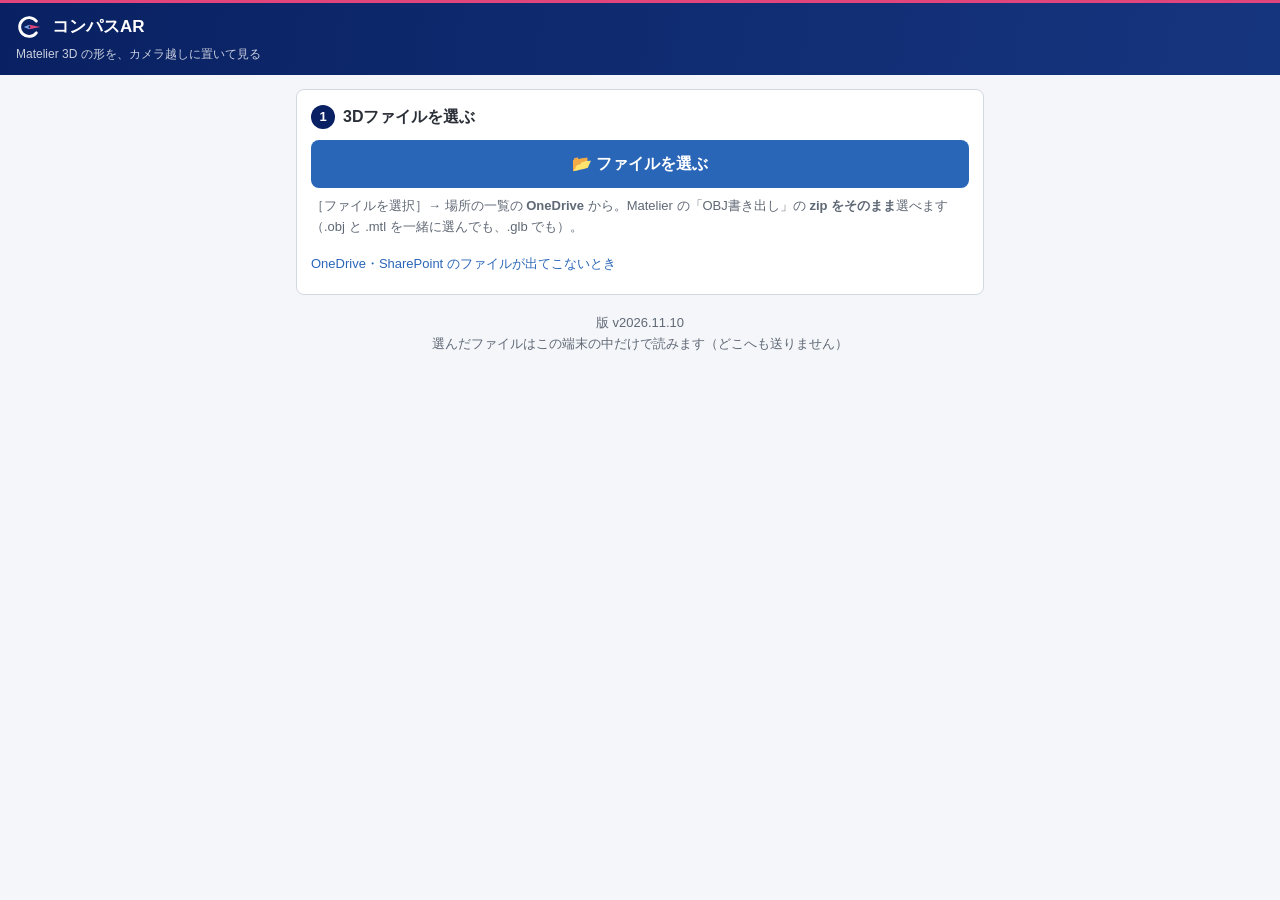
<file: ar/index.html>
<!DOCTYPE html>
<html lang="ja">
<head>
<meta charset="utf-8">
<meta name="viewport" content="width=device-width,initial-scale=1,viewport-fit=cover">
<title>コンパスAR</title>
<meta name="description" content="Matelier 3D で作った OBJ を、スマホのカメラ越しに原寸や縮小で置いて見る道具。選んだファイルはこの端末の中だけで読みます。">
<meta name="theme-color" content="#092162">
<meta name="apple-mobile-web-app-title" content="コンパスAR">
<!-- ★ apple-mobile-web-app-capable は書かない：ホーム画面のアプリ（Safari の外）から AR Quick Look が開く保証が無いので、
     ホーム画面から開いても Safari で開くようにしておく（manifest の display も browser） -->
<link rel="manifest" href="./manifest.webmanifest">
<link rel="apple-touch-icon" href="./icon-180.png">
<link rel="icon" href="./icon-192.png">
<link rel="stylesheet" href="./app.css">
<script type="importmap">{ "imports": { "three": "./vendor/three.module.min.js" } }</script>
</head>
<body>

<header class="top">
  <div class="line1">
    <svg class="cpmark" viewBox="0 0 64 64" aria-hidden="true" focusable="false"><path d="M50.1 17.8A23 23 0 1 0 50.1 46.2" fill="none" stroke="#FFFFFF" stroke-width="7" stroke-linecap="round"/><path d="M60 32L33 26.5 33 37.5Z" fill="#E0457B"/><path d="M19 32L33 26.5 33 37.5Z" fill="#7BA7E8"/><circle cx="33" cy="32" r="2.6" fill="#092162"/></svg>
    <h1>コンパスAR</h1>
  </div>
  <p class="sub">Matelier 3D の形を、カメラ越しに置いて見る</p>
  <!-- コンパスのアプリの切り替え（ノート・ヒヤリング・AR。3本とも同じ形・いまのアプリは白）。
       ノートは同じ公開先の1つ上（GitHub のリポジトリのいちばん上）・ヒヤリングは ../hearing/。https のときだけ出す（app.js） -->
  <nav class="cpapps hide" id="top-apps" aria-label="コンパスのアプリ">
    <a id="top-note" href="../" title="現場調査のアプリ「コンパスノート」を開きます">📋 ノート</a>
    <a id="top-hear" href="../hearing/" title="打合せのヒヤリングを入れるアプリ「コンパスヒヤリング」を開きます">💬 ヒヤリング</a>
    <span aria-current="page">📱 AR</span>
  </nav>
</header>

<main>
  <!-- ① 選ぶ -->
  <section class="step" id="s-pick">
    <h2><span class="no">1</span>3Dファイルを選ぶ</h2>
    <label class="btn" for="file" id="b-pick">📂 ファイルを選ぶ</label>
    <!-- ★ accept は付けない：iPhone は .obj・.mtl の種類を知らず、付けると灰色で選べなくなる -->
    <input type="file" id="file" multiple class="vh">
    <p class="note">［ファイルを選択］→ 場所の一覧の <b>OneDrive</b> から。Matelier の「OBJ書き出し」の <b>zip をそのまま</b>選べます（.obj と .mtl を一緒に選んでも、.glb でも）。</p>
    <details class="help">
      <summary>OneDrive・SharePoint のファイルが出てこないとき</summary>
      <ol>
        <li><b>OneDrive アプリ</b>を入れて会社のアカウントでサインインすると、「ファイルを選択」の場所に「OneDrive - 会社名」が出ます（iPhone はファイルアプリの「場所」、Android は左上の ≡）。</li>
        <li><b>SharePoint のフォルダ</b>は、ブラウザーか OneDrive アプリで そのフォルダの ⋯ →「<b>マイ ファイルへのショートカットを追加</b>」をすると、OneDrive の中に出てきます。</li>
        <li>それでも出ないときは、OneDrive・SharePoint アプリでファイルの ⋯ →「ダウンロード」（iPhone は「<b>"ファイル"に保存</b>」）で端末に置いてから選んでください。</li>
        <li>複数のファイルをいっしょに選ぶ：iPhone は右上の「選択」を押してから、Android は長押しで。</li>
      </ol>
    </details>
  </section>

  <div id="msg" class="msg hide" role="status" aria-live="polite"></div>

  <!-- ② 形を確かめる -->
  <section class="step hide" id="s-view">
    <h2><span class="no">2</span>形を確かめる</h2>
    <div class="stage" id="stage">
      <canvas id="cv"></canvas>
      <button class="chip home" id="b-home" type="button">全体</button>
    </div>
    <dl class="facts" id="facts"></dl>
    <ul class="notes" id="notes"></ul>
    <div class="row">
      <span class="lbl">ファイルの単位</span>
      <div class="seg" id="seg-unit" role="group" aria-label="ファイルの単位">
        <button type="button" data-v="mm">mm</button><button type="button" data-v="m">m</button>
      </div>
      <button class="chip" id="b-up" type="button" title="Z が上のファイル（ほかの CAD）を起こします">⤾ 上下を直す</button>
    </div>
  </section>

  <!-- ③ 大きさ -->
  <section class="step hide" id="s-scale">
    <h2><span class="no">3</span>置く大きさ</h2>
    <div class="seg wide" id="seg-scale" role="group" aria-label="置く大きさ"></div>
    <p class="note" id="scale-note"></p>
  </section>

  <!-- ④ AR -->
  <section class="step hide" id="s-ar">
    <h2><span class="no">4</span>ARで見る</h2>
    <button class="btn big" id="b-ar" type="button" disabled>📱 ARで見る</button>
    <p class="note" id="ar-note"></p>
    <button class="btn sub" id="b-usdz" type="button">⬇ USDZ を保存（iPhone の AR 用の形）</button>
    <p class="note">USDZ は iPhone の「ファイル」アプリで開くと、そのまま AR で置けます。パソコンで作って OneDrive に置き、現場で開く使い方もできます。</p>
  </section>

  <p class="note center foot">版 v2026.11.10<br>選んだファイルはこの端末の中だけで読みます（どこへも送りません）</p>
</main>

<!-- Android（WebXR）の AR 中に重ねる操作。iPhone は Quick Look が自分の画面を出す -->
<div id="xr-ui" class="xr-ui hide">
  <p class="xr-hint" id="xr-hint">床にカメラを向けて、ゆっくり動かしてください</p>
  <div class="xr-bar" id="xr-bar">
    <button type="button" data-x="rotl" aria-label="左に回す">⟲</button>
    <button type="button" data-x="scale" id="xr-scale">原寸</button>
    <button type="button" data-x="rotr" aria-label="右に回す">⟳</button>
    <button type="button" data-x="end" class="end">終わる</button>
  </div>
</div>

<script type="module" src="./app.js"></script>
</body>
</html>
</file>
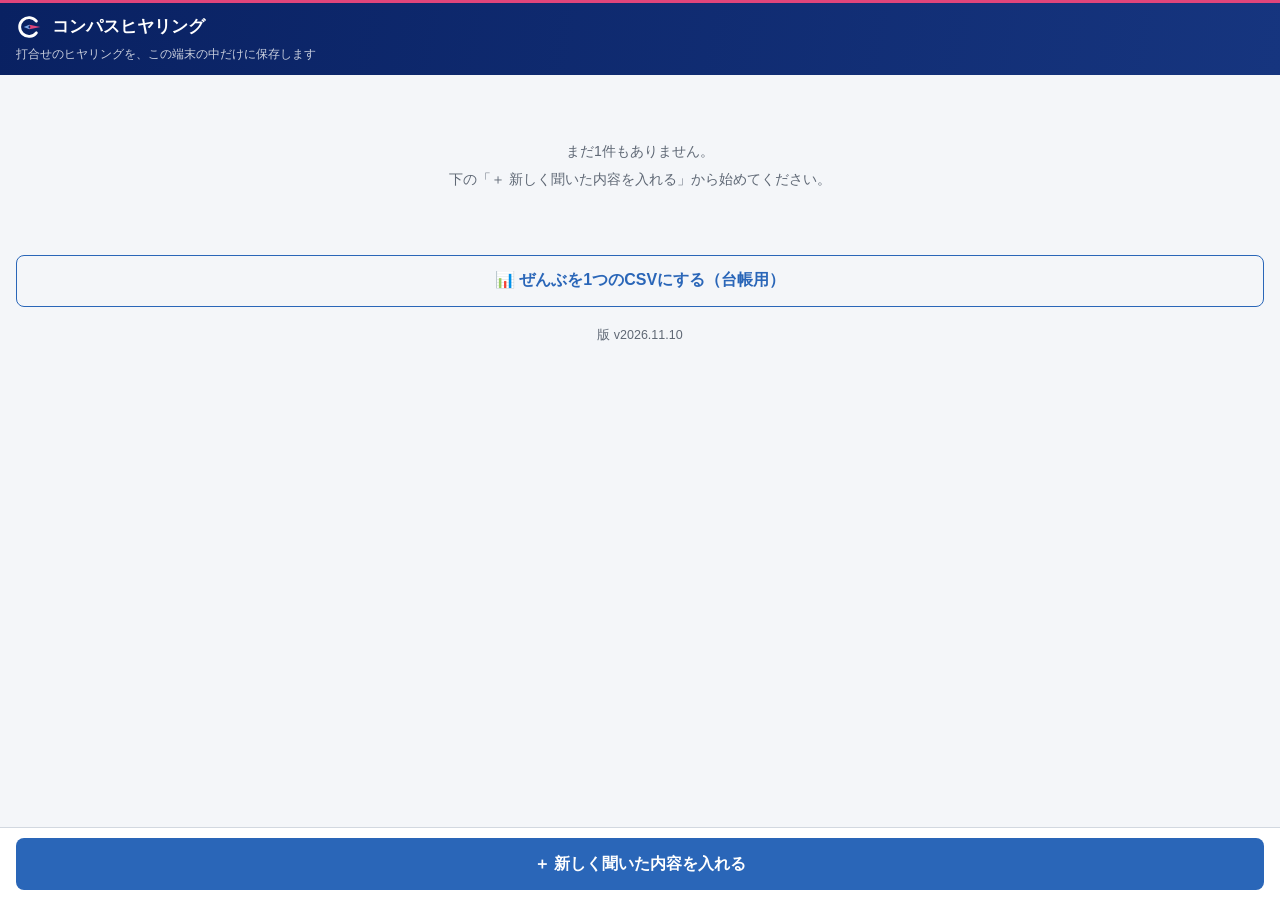
<file: hearing/index.html>
<!DOCTYPE html>
<html lang="ja">
<head>
<meta charset="utf-8">
<meta name="viewport" content="width=device-width,initial-scale=1,viewport-fit=cover">
<title>コンパスヒヤリング</title>
<meta name="description" content="打合せ後のヒヤリング内容を、スマホで入力してまとめる道具。入力した内容はこの端末の中だけに保存します。">
<meta name="theme-color" content="#092162" media="(prefers-color-scheme: light)">
<meta name="theme-color" content="#092162" media="(prefers-color-scheme: dark)">
<meta name="apple-mobile-web-app-capable" content="yes">
<meta name="apple-mobile-web-app-status-bar-style" content="default">
<meta name="apple-mobile-web-app-title" content="ヒヤリング">
<link rel="manifest" href="./manifest.webmanifest">
<link rel="apple-touch-icon" href="./icon-180.png">
<link rel="icon" href="./icon-192.png">
<link rel="stylesheet" href="./app.css">
</head>
<body>

<header class="top">
  <div class="line1">
    <button class="iconbtn hide" id="top-left" type="button">一覧</button>
    <svg class="cpmark" viewBox="0 0 64 64" aria-hidden="true" focusable="false"><path d="M50.1 17.8A23 23 0 1 0 50.1 46.2" fill="none" stroke="#FFFFFF" stroke-width="7" stroke-linecap="round"/><path d="M60 32L33 26.5 33 37.5Z" fill="#E0457B"/><path d="M19 32L33 26.5 33 37.5Z" fill="#7BA7E8"/><circle cx="33" cy="32" r="2.6" fill="#092162"/></svg>
    <h1 id="top-title">コンパスヒヤリング</h1>
    <button class="iconbtn hide" id="top-right" type="button">ぜんぶ</button>
  </div>
  <p class="sub" id="top-sub"></p>
  <!-- コンパスのアプリの切り替え（ノート・ヒヤリング・AR。3本とも同じ形・いまのアプリは白）。
       ノートは同じ公開先の1つ上（GitHub のリポジトリのいちばん上）・AR は ../ar/。https のときだけ・一覧の画面だけ出す（app.js）
       ★AR は新しいタブ（Safari）で：ホーム画面のアプリの中では iPhone の AR Quick Look が開く保証が無い -->
  <nav class="cpapps hide" id="top-apps" aria-label="コンパスのアプリ">
    <a id="top-app" href="../" title="現場調査のアプリ「コンパスノート」を開きます">📋 ノート</a>
    <span aria-current="page">💬 ヒヤリング</span>
    <a id="top-ar" href="../ar/" target="_blank" rel="noopener" title="Matelier 3D の形をカメラ越しに置いて見るアプリ「コンパスAR」を開きます">📱 AR</a>
  </nav>
  <div class="dots hide" id="dots"></div>
</header>

<main>
  <!-- ① 一覧 -->
  <section id="v-list">
    <div id="list"></div>
    <button class="btn sub" id="b-csv-all" type="button" style="margin-top:14px">📊 ぜんぶを1つのCSVにする（台帳用）</button>
    <p class="note" id="ver" style="text-align:center;margin-top:18px">版 v2026.11.10</p>
  </section>

  <!-- ② 入力 -->
  <section id="v-edit" class="hide">
    <div id="form"></div>
  </section>

  <!-- ③ 出力 -->
  <section id="v-out" class="hide">
    <p class="note" id="out-sum"></p>

    <button class="btn" id="b-json" type="button">🔗 JSON（コンパスに取り込む）</button>
    <p class="note">コンパスの 案件管理 ＞ ヒアリング ＞「JSONを読み込む」で、そのまま読めます。
      つながっている欄（社名・納地・稼働予定など）は、コンパスで保存したときに基本情報・建屋情報へ書き戻されます。</p>

    <button class="btn" id="b-copy" type="button">📋 テキストをコピー（メール・Teams 用）</button>
    <button class="btn sub" id="b-show" type="button">文を画面に出す</button>
    <pre id="out-text" class="hide" style="white-space:pre-wrap;word-break:break-word;background:var(--card);border:1px solid var(--line);border-radius:10px;padding:12px;font-size:13px;line-height:1.7;-webkit-user-select:text;user-select:text"></pre>

    <button class="btn sub" id="b-pdf" type="button" style="margin-top:18px">📄 PDFにする（印刷 → PDFに保存）</button>
    <p class="note">印刷の画面が出たら、送信先を「PDFに保存」にしてください。
      <b>ホーム画面のアプリで何も出ないときは</b>、同じURLを Safari で開いて、共有 → プリント からどうぞ。</p>

    <button class="btn sub" id="b-csv" type="button">📊 CSV（この1件・台帳用）</button>
    <p class="note">列はコンパスの <b>Hearing.csv</b> と同じ順です。Excel でそのまま開けます。
      ※コンパスにはCSVの取り込み口が無いので、取り込みは上の JSON を使ってください。</p>

    <button class="btn sub" id="b-back" type="button" style="margin-top:18px">一覧へ戻る</button>
  </section>
</main>

<!-- 下の帯（画面ごとに中身が変わる） -->
<div class="bar" id="bar-list">
  <button class="btn" id="b-new" type="button">＋ 新しく聞いた内容を入れる</button>
</div>
<div class="bar hide" id="bar-edit">
  <button class="btn sub prev" id="b-prev" type="button">← 戻る</button>
  <button class="btn" id="b-next" type="button">次へ →</button>
</div>

<div class="toast" id="toast" role="status" aria-live="polite"></div>

<!-- 印刷（PDF）のときだけ出る中身。ふだんは見えない -->
<div id="print" class="printonly" aria-hidden="true"></div>

<script src="./loadsize.js"></script>
<script src="./fields.js"></script>
<script src="./extract.js"></script>
<script src="./inputs.js"></script>
<script src="./export.js"></script>
<script src="./app.js"></script>
<script>
  /* 下の帯は画面に合わせて出し分ける（app.js の描画のあとに合わせる） */
  (function () {
    'use strict';
    var sync = function () {
      var edit = !document.getElementById('v-edit').classList.contains('hide');
      var out = !document.getElementById('v-out').classList.contains('hide');
      document.getElementById('bar-list').classList.toggle('hide', edit || out);
      document.getElementById('bar-edit').classList.toggle('hide', !edit);
      document.body.style.setProperty('--bar', out ? '0px' : '72px');
    };
    new MutationObserver(sync).observe(document.querySelector('main'),
      { attributes: true, attributeFilter: ['class'], subtree: true });
    sync();
  })();
</script>
</body>
</html>
</file>
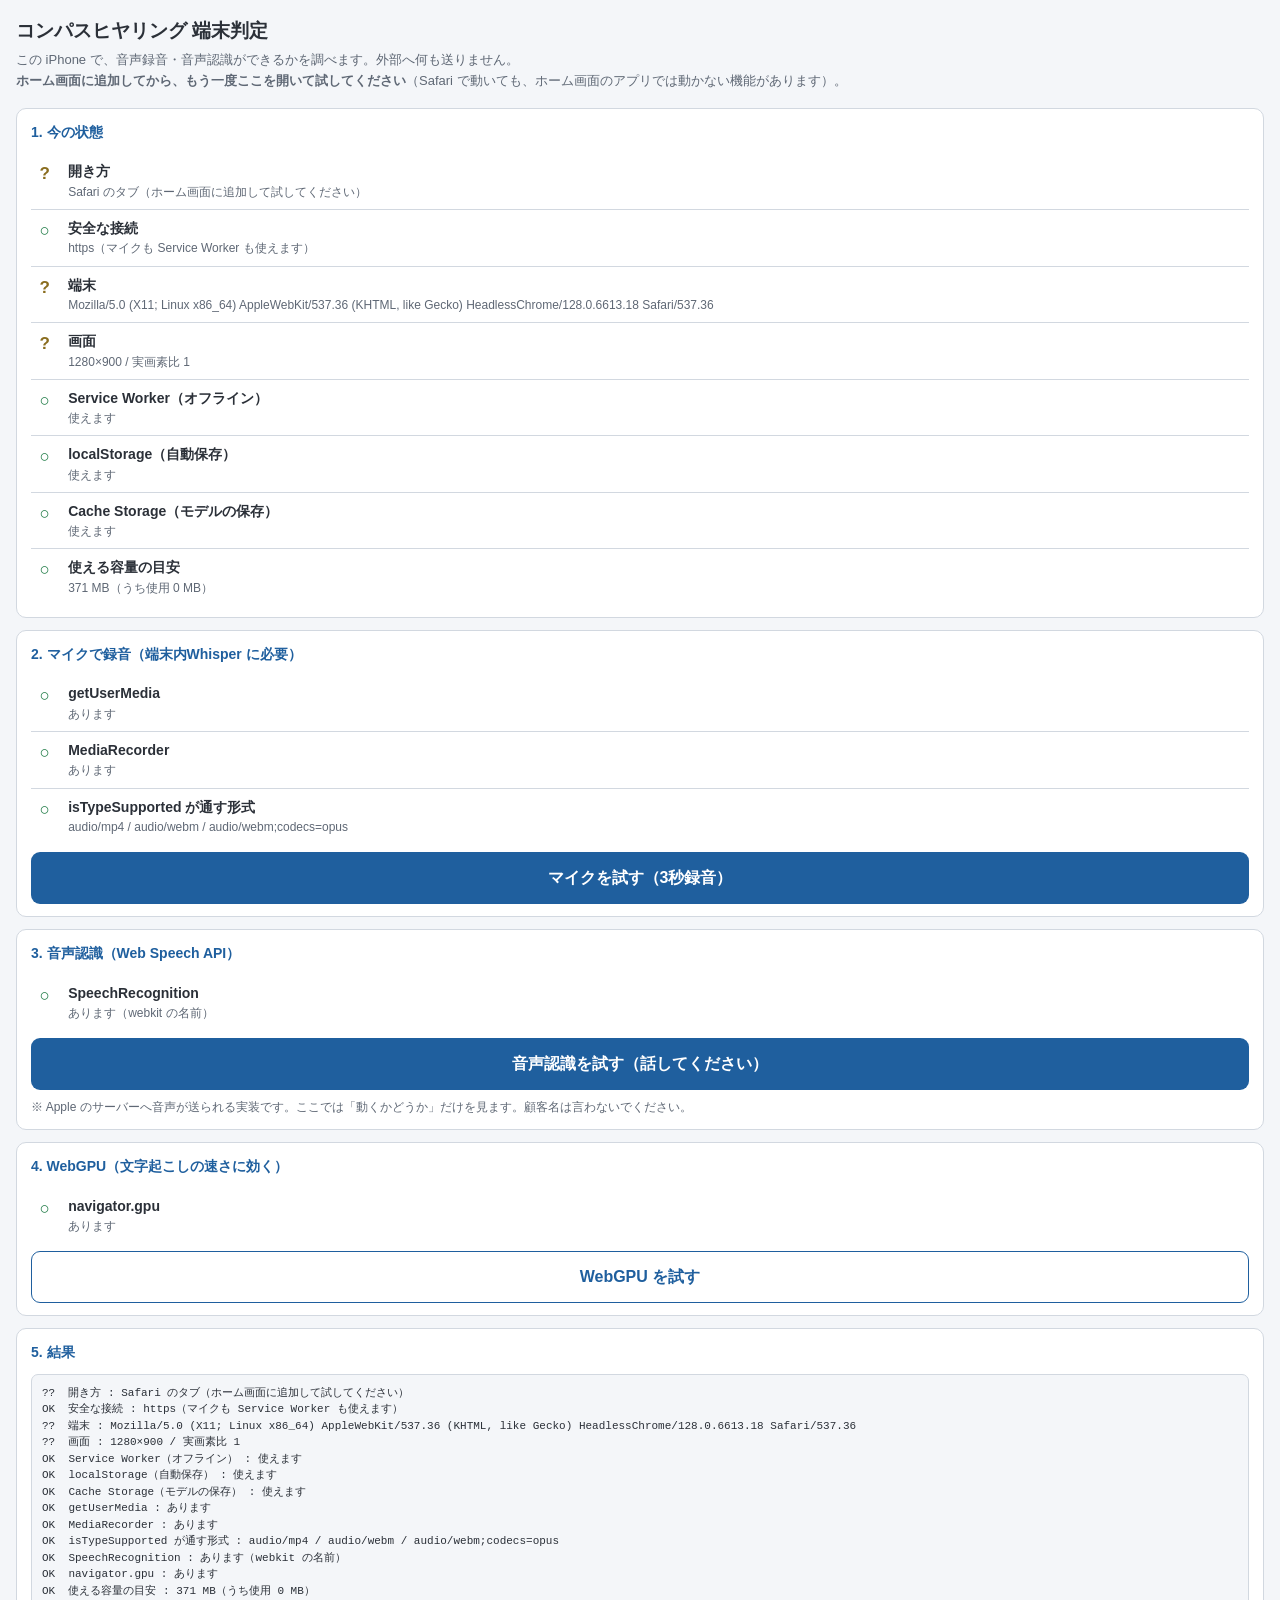
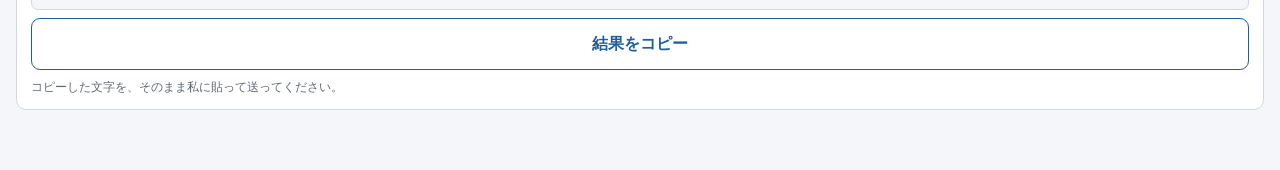
<file: 判定.html>
<!DOCTYPE html>
<html lang="ja">
<head>
<meta charset="utf-8">
<meta name="viewport" content="width=device-width,initial-scale=1,viewport-fit=cover">
<meta name="apple-mobile-web-app-capable" content="yes">
<meta name="apple-mobile-web-app-title" content="判定">
<title>コンパスヒヤリング 端末判定</title>
<style>
  :root{
    --bg:#f4f6f9; --card:#fff; --text:#2b3038; --sub:#5f6875;
    --line:#d2d8e0; --accent:#1f5f9e; --ok:#1d7a44; --ng:#c0392b; --na:#8a6d1f;
  }
  @media (prefers-color-scheme:dark){
    :root:not([data-theme="light"]){
      --bg:#14171c; --card:#1d2127; --text:#e8ebef; --sub:#9aa3b0;
      --line:#333a44; --accent:#6fa8dc; --ok:#4fc17e; --ng:#ef7a6c; --na:#d9b65a;
    }
  }
  *{box-sizing:border-box;-webkit-text-size-adjust:100%}
  body{margin:0;padding:16px 16px 48px;background:var(--bg);color:var(--text);
    font:16px/1.6 -apple-system,BlinkMacSystemFont,"Hiragino Sans","Noto Sans JP",sans-serif}
  h1{font-size:19px;margin:0 0 4px}
  .lead{color:var(--sub);font-size:13px;margin:0 0 16px}
  .card{background:var(--card);border:1px solid var(--line);border-radius:10px;
    padding:12px 14px;margin-bottom:12px}
  .card h2{font-size:14px;margin:0 0 10px;color:var(--accent)}
  .row{display:flex;gap:10px;align-items:flex-start;padding:7px 0;border-top:1px solid var(--line)}
  .row:first-of-type{border-top:0}
  .mark{flex:0 0 1.6em;font-weight:700;font-size:17px;text-align:center}
  .ok{color:var(--ok)} .ng{color:var(--ng)} .na{color:var(--na)}
  .k{flex:1 1 auto;min-width:0}
  .k b{display:block;font-weight:600;font-size:14px}
  .k span{display:block;color:var(--sub);font-size:12px;word-break:break-all}
  button{width:100%;min-height:52px;margin:8px 0 0;padding:12px;font-size:16px;
    font-family:inherit;font-weight:600;color:#fff;background:var(--accent);
    border:0;border-radius:9px;cursor:pointer;-webkit-appearance:none}
  button:disabled{opacity:.5}
  button.sub{background:transparent;color:var(--accent);border:1.5px solid var(--accent)}
  pre{margin:0;padding:10px;background:var(--bg);border:1px solid var(--line);
    border-radius:7px;font-size:11px;line-height:1.5;white-space:pre-wrap;word-break:break-all;
    max-height:40vh;overflow:auto;-webkit-overflow-scrolling:touch}
  .note{font-size:12px;color:var(--sub);margin:8px 0 0}
</style>
</head>
<body>
<h1>コンパスヒヤリング 端末判定</h1>
<p class="lead">この iPhone で、音声録音・音声認識ができるかを調べます。外部へ何も送りません。<br>
<b>ホーム画面に追加してから、もう一度ここを開いて試してください</b>（Safari で動いても、ホーム画面のアプリでは動かない機能があります）。</p>

<div class="card">
  <h2>1. 今の状態</h2>
  <div id="env"></div>
</div>

<div class="card">
  <h2>2. マイクで録音（端末内Whisper に必要）</h2>
  <div id="mic"></div>
  <button id="bMic">マイクを試す（3秒録音）</button>
  <audio id="play" controls style="width:100%;margin-top:10px;display:none"></audio>
</div>

<div class="card">
  <h2>3. 音声認識（Web Speech API）</h2>
  <div id="sr"></div>
  <button id="bSr">音声認識を試す（話してください）</button>
  <p class="note">※ Apple のサーバーへ音声が送られる実装です。ここでは「動くかどうか」だけを見ます。顧客名は言わないでください。</p>
</div>

<div class="card">
  <h2>4. WebGPU（文字起こしの速さに効く）</h2>
  <div id="gpu"></div>
  <button id="bGpu" class="sub">WebGPU を試す</button>
</div>

<div class="card">
  <h2>5. 結果</h2>
  <pre id="out">（上のボタンを押すと増えていきます）</pre>
  <button id="bCopy" class="sub">結果をコピー</button>
  <p class="note">コピーした文字を、そのまま私に貼って送ってください。</p>
</div>

<script>
(function(){
  'use strict';
  var L = [];                                   // 結果の行（コピー用）
  function log(s){ L.push(s); document.getElementById('out').textContent = L.join('\n'); }

  function row(where, mark, cls, key, val){
    var d = document.createElement('div');
    d.className = 'row';
    var m = document.createElement('div'); m.className = 'mark ' + cls; m.textContent = mark;
    var k = document.createElement('div'); k.className = 'k';
    var b = document.createElement('b'); b.textContent = key;
    var s = document.createElement('span'); s.textContent = val;
    k.appendChild(b); k.appendChild(s); d.appendChild(m); d.appendChild(k);
    document.getElementById(where).appendChild(d);
    log((mark === '○' ? 'OK  ' : mark === '×' ? 'NG  ' : '??  ') + key + ' : ' + val);
  }
  var OK = '○', NG = '×', NA = '?';

  // ── 1. 今の状態 ──
  var standalone = (window.navigator.standalone === true) ||
    (window.matchMedia && window.matchMedia('(display-mode: standalone)').matches);
  row('env', standalone ? OK : NA, standalone ? 'ok' : 'na', '開き方',
      standalone ? 'ホーム画面のアプリ（standalone）' : 'Safari のタブ（ホーム画面に追加して試してください）');
  row('env', window.isSecureContext ? OK : NG, window.isSecureContext ? 'ok' : 'ng', '安全な接続',
      window.isSecureContext ? 'https（マイクも Service Worker も使えます）'
                             : 'http か file（マイク・PWA は使えません。GitHub Pages に置いてください）');
  row('env', NA, 'na', '端末', navigator.userAgent);
  row('env', NA, 'na', '画面', window.innerWidth + '×' + window.innerHeight +
      ' / 実画素比 ' + (window.devicePixelRatio || 1));
  var sw = 'serviceWorker' in navigator;
  row('env', sw ? OK : NG, sw ? 'ok' : 'ng', 'Service Worker（オフライン）', sw ? '使えます' : '使えません');
  var ls = (function(){ try { localStorage.setItem('_t','1'); localStorage.removeItem('_t'); return true; } catch(e){ return false; } })();
  row('env', ls ? OK : NG, ls ? 'ok' : 'ng', 'localStorage（自動保存）', ls ? '使えます' : '使えません（プライベートブラウズ？）');
  var cs = ('caches' in window);
  row('env', cs ? OK : NG, cs ? 'ok' : 'ng', 'Cache Storage（モデルの保存）', cs ? '使えます' : '使えません');
  if (navigator.storage && navigator.storage.estimate) {
    navigator.storage.estimate().then(function(e){
      row('env', OK, 'ok', '使える容量の目安',
        Math.round((e.quota || 0) / 1048576) + ' MB（うち使用 ' + Math.round((e.usage || 0) / 1048576) + ' MB）');
    }).catch(function(){});
  }

  // ── 2. マイク ──
  var hasGUM = !!(navigator.mediaDevices && navigator.mediaDevices.getUserMedia);
  var hasMR = (typeof window.MediaRecorder !== 'undefined');
  row('mic', hasGUM ? OK : NG, hasGUM ? 'ok' : 'ng', 'getUserMedia', hasGUM ? 'あります' : 'ありません');
  row('mic', hasMR ? OK : NG, hasMR ? 'ok' : 'ng', 'MediaRecorder', hasMR ? 'あります' : 'ありません');
  if (hasMR && MediaRecorder.isTypeSupported) {
    var types = ['audio/mp4', 'audio/mp4;codecs=mp4a.40.2', 'audio/aac', 'audio/webm', 'audio/webm;codecs=opus'];
    var sup = types.filter(function(t){ try { return MediaRecorder.isTypeSupported(t); } catch(e){ return false; } });
    row('mic', sup.length ? OK : NA, sup.length ? 'ok' : 'na', 'isTypeSupported が通す形式',
        sup.length ? sup.join(' / ') : 'なし（※この判定は iOS では当てになりません。実際の録音で確かめます）');
  }
  document.getElementById('bMic').addEventListener('click', function(){
    var btn = this; btn.disabled = true; btn.textContent = 'マイクの許可を待っています…';
    if (!hasGUM) { row('mic', NG, 'ng', '録音', 'getUserMedia がありません'); btn.disabled = false; btn.textContent = 'マイクを試す（3秒録音）'; return; }
    navigator.mediaDevices.getUserMedia({ audio: true }).then(function(stream){
      row('mic', OK, 'ok', 'マイクの許可', 'もらえました');
      var rec, used = '';
      try { rec = new MediaRecorder(stream); used = rec.mimeType || '(既定)'; }
      catch (e) { row('mic', NG, 'ng', 'MediaRecorder の作成', e.name + ': ' + e.message);
                  stream.getTracks().forEach(function(t){ t.stop(); });
                  btn.disabled = false; btn.textContent = 'マイクを試す（3秒録音）'; return; }
      var chunks = [];
      rec.ondataavailable = function(e){ if (e.data && e.data.size) chunks.push(e.data); };
      rec.onerror = function(e){ row('mic', NG, 'ng', '録音中のエラー', String((e.error && e.error.name) || e)); };
      rec.onstop = function(){
        stream.getTracks().forEach(function(t){ t.stop(); });
        var blob = new Blob(chunks, { type: used });
        row(blob.size > 1000 ? 'mic' : 'mic', blob.size > 1000 ? OK : NG, blob.size > 1000 ? 'ok' : 'ng',
            '録音できた大きさ', Math.round(blob.size / 1024) + ' KB / 形式 ' + used);
        var a = document.getElementById('play');
        a.src = URL.createObjectURL(blob); a.style.display = 'block';
        // AudioContext で本当に音が入っているかを見る（無音なら数値がほぼ0）
        try {
          var AC = window.AudioContext || window.webkitAudioContext;
          blob.arrayBuffer().then(function(buf){ return new AC().decodeAudioData(buf); }).then(function(ab){
            var ch = ab.getChannelData(0), peak = 0;
            for (var i = 0; i < ch.length; i += 16) { var v = Math.abs(ch[i]); if (v > peak) peak = v; }
            row('mic', peak > 0.01 ? OK : NG, peak > 0.01 ? 'ok' : 'ng', '音の大きさ（最大）',
                peak.toFixed(3) + (peak > 0.01 ? '（音が入っています）' : '（無音です。マイクが取れていません）'));
          }).catch(function(e){ row('mic', NA, 'na', '音の中身の確認', '読めませんでした: ' + e.message); });
        } catch (e) { row('mic', NA, 'na', '音の中身の確認', 'AudioContext なし'); }
        btn.disabled = false; btn.textContent = 'もう一度 3秒録音';
      };
      btn.textContent = '録音中… 3秒なにか話してください';
      rec.start();
      setTimeout(function(){ try { rec.stop(); } catch (e) {} }, 3000);
    }).catch(function(e){
      row('mic', NG, 'ng', 'マイクの許可', e.name + ': ' + e.message);
      btn.disabled = false; btn.textContent = 'マイクを試す（3秒録音）';
    });
  });

  // ── 3. 音声認識 ──
  var SR = window.SpeechRecognition || window.webkitSpeechRecognition;
  row('sr', SR ? OK : NG, SR ? 'ok' : 'ng', 'SpeechRecognition',
      SR ? (window.SpeechRecognition ? 'あります（標準の名前）' : 'あります（webkit の名前）') : 'ありません');
  document.getElementById('bSr').addEventListener('click', function(){
    var btn = this;
    if (!SR) { row('sr', NG, 'ng', '音声認識', 'この開き方では使えません'); return; }
    btn.disabled = true; btn.textContent = '聞いています… 話してください';
    var r = new SR(), got = false, t0 = Date.now();
    r.lang = 'ja-JP'; r.interimResults = true; r.continuous = false;
    var done = function(mark, cls, key, val){
      if (btn.disabled) { btn.disabled = false; btn.textContent = 'もう一度 音声認識を試す'; }
      row('sr', mark, cls, key, val);
    };
    r.onresult = function(e){
      var t = '';
      for (var i = 0; i < e.results.length; i++) t += e.results[i][0].transcript;
      if (e.results[e.results.length - 1].isFinal && !got) {
        got = true;
        done(OK, 'ok', '聞き取れた文字', '「' + t + '」（' + ((Date.now() - t0) / 1000).toFixed(1) + '秒）');
      }
    };
    r.onerror = function(e){ if (!got) { got = true; done(NG, 'ng', '音声認識のエラー', String(e.error)); } };
    r.onend = function(){ if (!got) { got = true; done(NG, 'ng', '音声認識', '文字が1つも返りませんでした（ホーム画面のアプリでは起きやすい症状です）'); } };
    try { r.start(); } catch (e) { got = true; done(NG, 'ng', '音声認識の開始', e.name + ': ' + e.message); }
    setTimeout(function(){ if (!got) { try { r.stop(); } catch (e) {} } }, 10000);
  });

  // ── 4. WebGPU ──
  var hasGPU = !!navigator.gpu;
  row('gpu', hasGPU ? OK : NG, hasGPU ? 'ok' : 'ng', 'navigator.gpu', hasGPU ? 'あります' : 'ありません（WASM で動かします）');
  document.getElementById('bGpu').addEventListener('click', function(){
    var btn = this; btn.disabled = true;
    if (!hasGPU) { row('gpu', NG, 'ng', 'WebGPU', 'ありません'); btn.disabled = false; return; }
    navigator.gpu.requestAdapter().then(function(ad){
      if (!ad) { row('gpu', NG, 'ng', 'アダプタ', '取れませんでした'); btn.disabled = false; return; }
      var lim = ad.limits || {};
      row('gpu', OK, 'ok', 'アダプタ', '取れました');
      row('gpu', NA, 'na', 'バッファの上限',
          Math.round((lim.maxBufferSize || 0) / 1048576) + ' MB / 1回の確保 ' +
          Math.round((lim.maxStorageBufferBindingSize || 0) / 1048576) + ' MB');
      return ad.requestDevice().then(function(){ row('gpu', OK, 'ok', 'デバイス', '作れました'); });
    }).catch(function(e){ row('gpu', NG, 'ng', 'WebGPU', e.name + ': ' + e.message); })
      .then(function(){ btn.disabled = false; });
  });

  // ── 5. コピー ──
  document.getElementById('bCopy').addEventListener('click', function(){
    var btn = this, t = '== コンパスヒヤリング 端末判定 ' + new Date().toLocaleString('ja-JP') + ' ==\n' + L.join('\n');
    var ok = function(){ btn.textContent = 'コピーしました'; setTimeout(function(){ btn.textContent = '結果をコピー'; }, 1600); };
    if (navigator.clipboard && navigator.clipboard.writeText) {
      navigator.clipboard.writeText(t).then(ok).catch(function(){ sel(t); });
    } else sel(t);
    function sel(x){
      var ta = document.createElement('textarea');
      ta.value = x; ta.style.position = 'fixed'; ta.style.opacity = '0';
      document.body.appendChild(ta); ta.focus(); ta.select();
      try { document.execCommand('copy'); ok(); } catch (e) { btn.textContent = '下の枠を長押しでコピーしてください'; }
      ta.remove();
    }
  });
})();
</script>
</body>
</html>
</file>
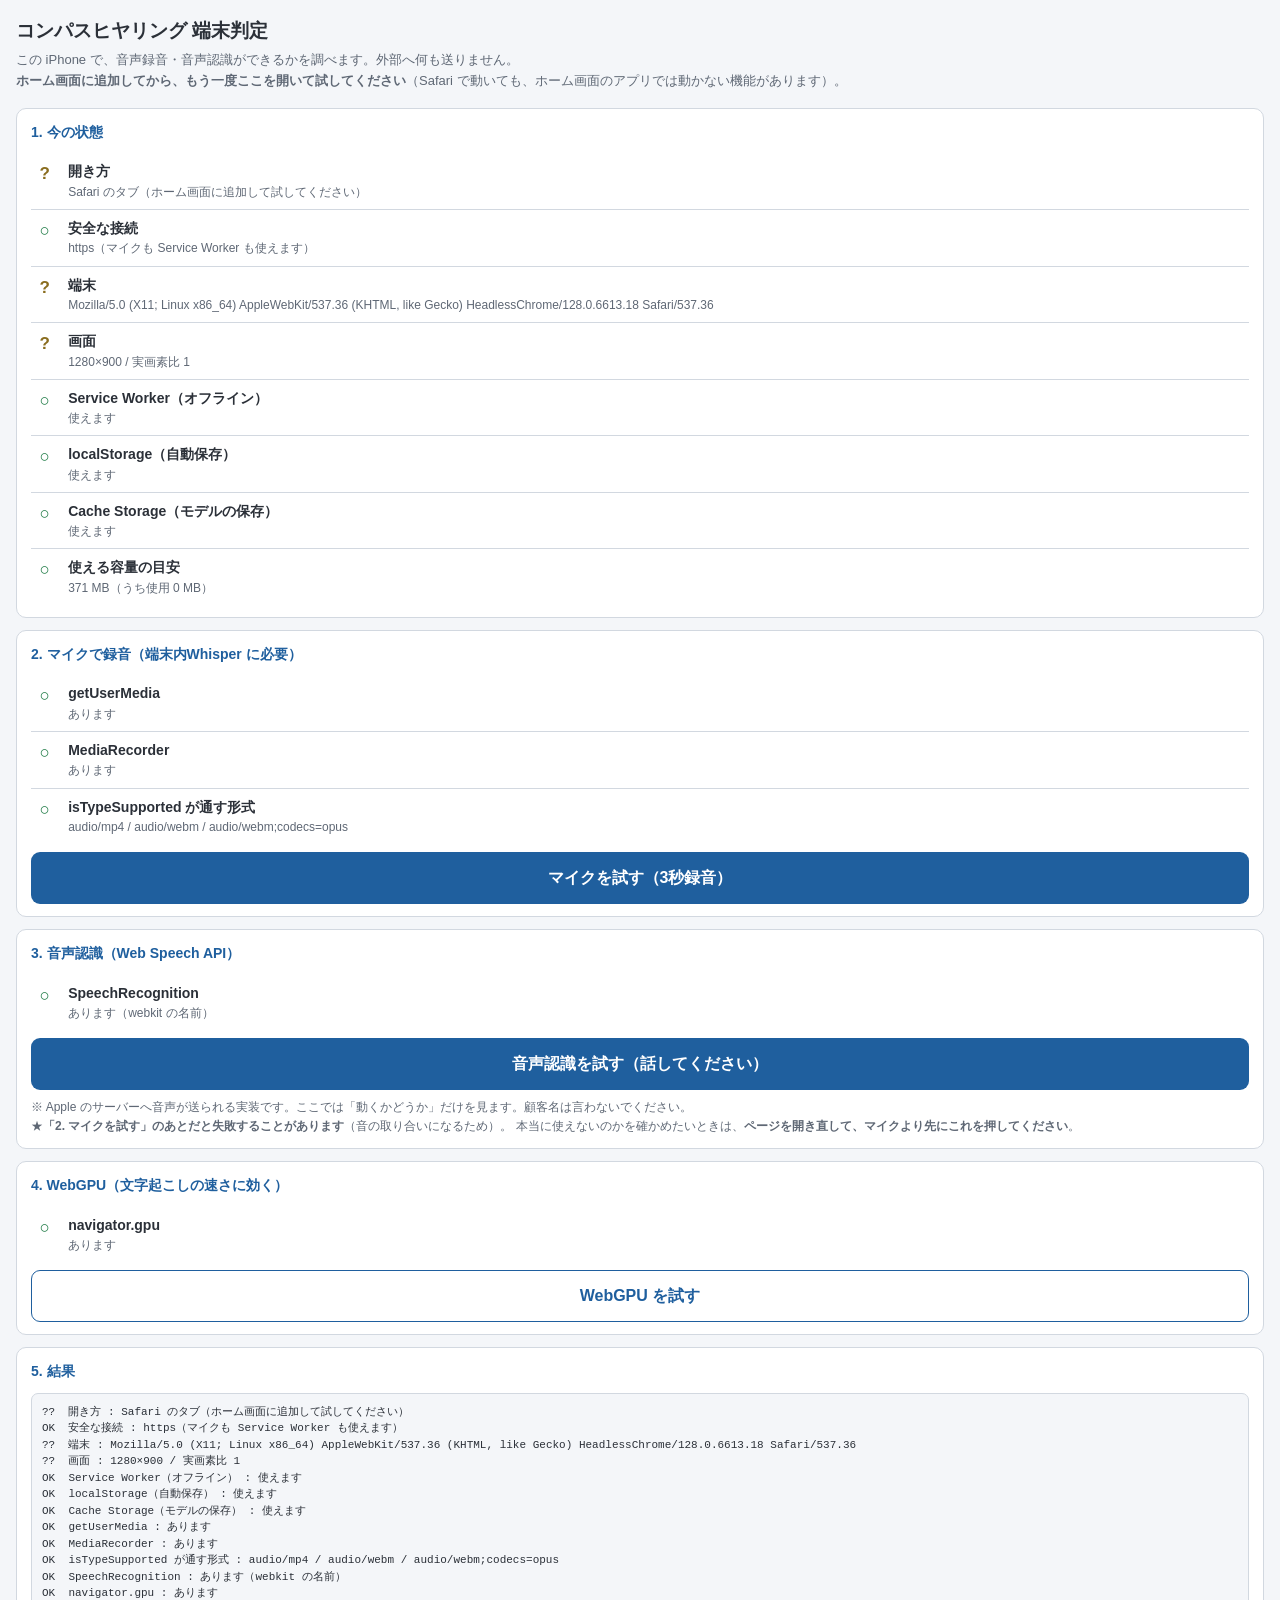
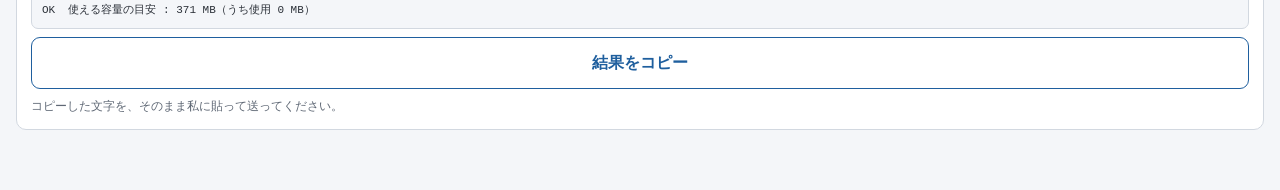
<file: hearing/判定.html>
<!DOCTYPE html>
<html lang="ja">
<head>
<meta charset="utf-8">
<meta name="viewport" content="width=device-width,initial-scale=1,viewport-fit=cover">
<meta name="apple-mobile-web-app-capable" content="yes">
<meta name="apple-mobile-web-app-title" content="判定">
<title>コンパスヒヤリング 端末判定</title>
<style>
  :root{
    --bg:#f4f6f9; --card:#fff; --text:#2b3038; --sub:#5f6875;
    --line:#d2d8e0; --accent:#1f5f9e; --ok:#1d7a44; --ng:#c0392b; --na:#8a6d1f;
  }
  @media (prefers-color-scheme:dark){
    :root:not([data-theme="light"]){
      --bg:#14171c; --card:#1d2127; --text:#e8ebef; --sub:#9aa3b0;
      --line:#333a44; --accent:#6fa8dc; --ok:#4fc17e; --ng:#ef7a6c; --na:#d9b65a;
    }
  }
  *{box-sizing:border-box;-webkit-text-size-adjust:100%}
  body{margin:0;padding:16px 16px 48px;background:var(--bg);color:var(--text);
    font:16px/1.6 -apple-system,BlinkMacSystemFont,"Hiragino Sans","Noto Sans JP",sans-serif}
  h1{font-size:19px;margin:0 0 4px}
  .lead{color:var(--sub);font-size:13px;margin:0 0 16px}
  .card{background:var(--card);border:1px solid var(--line);border-radius:10px;
    padding:12px 14px;margin-bottom:12px}
  .card h2{font-size:14px;margin:0 0 10px;color:var(--accent)}
  .row{display:flex;gap:10px;align-items:flex-start;padding:7px 0;border-top:1px solid var(--line)}
  .row:first-of-type{border-top:0}
  .mark{flex:0 0 1.6em;font-weight:700;font-size:17px;text-align:center}
  .ok{color:var(--ok)} .ng{color:var(--ng)} .na{color:var(--na)}
  .k{flex:1 1 auto;min-width:0}
  .k b{display:block;font-weight:600;font-size:14px}
  .k span{display:block;color:var(--sub);font-size:12px;word-break:break-all}
  button{width:100%;min-height:52px;margin:8px 0 0;padding:12px;font-size:16px;
    font-family:inherit;font-weight:600;color:#fff;background:var(--accent);
    border:0;border-radius:9px;cursor:pointer;-webkit-appearance:none}
  button:disabled{opacity:.5}
  button.sub{background:transparent;color:var(--accent);border:1.5px solid var(--accent)}
  pre{margin:0;padding:10px;background:var(--bg);border:1px solid var(--line);
    border-radius:7px;font-size:11px;line-height:1.5;white-space:pre-wrap;word-break:break-all;
    max-height:40vh;overflow:auto;-webkit-overflow-scrolling:touch}
  .note{font-size:12px;color:var(--sub);margin:8px 0 0}
</style>
</head>
<body>
<h1>コンパスヒヤリング 端末判定</h1>
<p class="lead">この iPhone で、音声録音・音声認識ができるかを調べます。外部へ何も送りません。<br>
<b>ホーム画面に追加してから、もう一度ここを開いて試してください</b>（Safari で動いても、ホーム画面のアプリでは動かない機能があります）。</p>

<div class="card">
  <h2>1. 今の状態</h2>
  <div id="env"></div>
</div>

<div class="card">
  <h2>2. マイクで録音（端末内Whisper に必要）</h2>
  <div id="mic"></div>
  <button id="bMic">マイクを試す（3秒録音）</button>
  <audio id="play" controls style="width:100%;margin-top:10px;display:none"></audio>
</div>

<div class="card">
  <h2>3. 音声認識（Web Speech API）</h2>
  <div id="sr"></div>
  <button id="bSr">音声認識を試す（話してください）</button>
  <p class="note">※ Apple のサーバーへ音声が送られる実装です。ここでは「動くかどうか」だけを見ます。顧客名は言わないでください。<br>
  ★<b>「2. マイクを試す」のあとだと失敗することがあります</b>（音の取り合いになるため）。
  本当に使えないのかを確かめたいときは、<b>ページを開き直して、マイクより先にこれを押してください</b>。</p>
</div>

<div class="card">
  <h2>4. WebGPU（文字起こしの速さに効く）</h2>
  <div id="gpu"></div>
  <button id="bGpu" class="sub">WebGPU を試す</button>
</div>

<div class="card">
  <h2>5. 結果</h2>
  <pre id="out">（上のボタンを押すと増えていきます）</pre>
  <button id="bCopy" class="sub">結果をコピー</button>
  <p class="note">コピーした文字を、そのまま私に貼って送ってください。</p>
</div>

<script>
(function(){
  'use strict';
  var L = [];                                   // 結果の行（コピー用）
  function log(s){ L.push(s); document.getElementById('out').textContent = L.join('\n'); }

  function row(where, mark, cls, key, val){
    var d = document.createElement('div');
    d.className = 'row';
    var m = document.createElement('div'); m.className = 'mark ' + cls; m.textContent = mark;
    var k = document.createElement('div'); k.className = 'k';
    var b = document.createElement('b'); b.textContent = key;
    var s = document.createElement('span'); s.textContent = val;
    k.appendChild(b); k.appendChild(s); d.appendChild(m); d.appendChild(k);
    document.getElementById(where).appendChild(d);
    log((mark === '○' ? 'OK  ' : mark === '×' ? 'NG  ' : '??  ') + key + ' : ' + val);
  }
  var OK = '○', NG = '×', NA = '?';

  // ── 1. 今の状態 ──
  var standalone = (window.navigator.standalone === true) ||
    (window.matchMedia && window.matchMedia('(display-mode: standalone)').matches);
  row('env', standalone ? OK : NA, standalone ? 'ok' : 'na', '開き方',
      standalone ? 'ホーム画面のアプリ（standalone）' : 'Safari のタブ（ホーム画面に追加して試してください）');
  row('env', window.isSecureContext ? OK : NG, window.isSecureContext ? 'ok' : 'ng', '安全な接続',
      window.isSecureContext ? 'https（マイクも Service Worker も使えます）'
                             : 'http か file（マイク・PWA は使えません。GitHub Pages に置いてください）');
  row('env', NA, 'na', '端末', navigator.userAgent);
  row('env', NA, 'na', '画面', window.innerWidth + '×' + window.innerHeight +
      ' / 実画素比 ' + (window.devicePixelRatio || 1));
  var sw = 'serviceWorker' in navigator;
  row('env', sw ? OK : NG, sw ? 'ok' : 'ng', 'Service Worker（オフライン）', sw ? '使えます' : '使えません');
  var ls = (function(){ try { localStorage.setItem('_t','1'); localStorage.removeItem('_t'); return true; } catch(e){ return false; } })();
  row('env', ls ? OK : NG, ls ? 'ok' : 'ng', 'localStorage（自動保存）', ls ? '使えます' : '使えません（プライベートブラウズ？）');
  var cs = ('caches' in window);
  row('env', cs ? OK : NG, cs ? 'ok' : 'ng', 'Cache Storage（モデルの保存）', cs ? '使えます' : '使えません');
  if (navigator.storage && navigator.storage.estimate) {
    navigator.storage.estimate().then(function(e){
      row('env', OK, 'ok', '使える容量の目安',
        Math.round((e.quota || 0) / 1048576) + ' MB（うち使用 ' + Math.round((e.usage || 0) / 1048576) + ' MB）');
    }).catch(function(){});
  }

  // ── 2. マイク ──
  var hasGUM = !!(navigator.mediaDevices && navigator.mediaDevices.getUserMedia);
  var hasMR = (typeof window.MediaRecorder !== 'undefined');
  row('mic', hasGUM ? OK : NG, hasGUM ? 'ok' : 'ng', 'getUserMedia', hasGUM ? 'あります' : 'ありません');
  row('mic', hasMR ? OK : NG, hasMR ? 'ok' : 'ng', 'MediaRecorder', hasMR ? 'あります' : 'ありません');
  if (hasMR && MediaRecorder.isTypeSupported) {
    var types = ['audio/mp4', 'audio/mp4;codecs=mp4a.40.2', 'audio/aac', 'audio/webm', 'audio/webm;codecs=opus'];
    var sup = types.filter(function(t){ try { return MediaRecorder.isTypeSupported(t); } catch(e){ return false; } });
    row('mic', sup.length ? OK : NA, sup.length ? 'ok' : 'na', 'isTypeSupported が通す形式',
        sup.length ? sup.join(' / ') : 'なし（※この判定は iOS では当てになりません。実際の録音で確かめます）');
  }
  document.getElementById('bMic').addEventListener('click', function(){
    var btn = this; btn.disabled = true; btn.textContent = 'マイクの許可を待っています…';
    if (!hasGUM) { row('mic', NG, 'ng', '録音', 'getUserMedia がありません'); btn.disabled = false; btn.textContent = 'マイクを試す（3秒録音）'; return; }
    navigator.mediaDevices.getUserMedia({ audio: true }).then(function(stream){
      row('mic', OK, 'ok', 'マイクの許可', 'もらえました');
      var rec, used = '';
      try { rec = new MediaRecorder(stream); used = rec.mimeType || '(既定)'; }
      catch (e) { row('mic', NG, 'ng', 'MediaRecorder の作成', e.name + ': ' + e.message);
                  stream.getTracks().forEach(function(t){ t.stop(); });
                  btn.disabled = false; btn.textContent = 'マイクを試す（3秒録音）'; return; }
      var chunks = [];
      rec.ondataavailable = function(e){ if (e.data && e.data.size) chunks.push(e.data); };
      rec.onerror = function(e){ row('mic', NG, 'ng', '録音中のエラー', String((e.error && e.error.name) || e)); };
      rec.onstop = function(){
        stream.getTracks().forEach(function(t){ t.stop(); });
        var blob = new Blob(chunks, { type: used });
        row(blob.size > 1000 ? 'mic' : 'mic', blob.size > 1000 ? OK : NG, blob.size > 1000 ? 'ok' : 'ng',
            '録音できた大きさ', Math.round(blob.size / 1024) + ' KB / 形式 ' + used);
        var a = document.getElementById('play');
        a.src = URL.createObjectURL(blob); a.style.display = 'block';
        // AudioContext で本当に音が入っているかを見る（無音なら数値がほぼ0）
        try {
          var AC = window.AudioContext || window.webkitAudioContext;
          blob.arrayBuffer().then(function(buf){ return new AC().decodeAudioData(buf); }).then(function(ab){
            var ch = ab.getChannelData(0), peak = 0;
            for (var i = 0; i < ch.length; i += 16) { var v = Math.abs(ch[i]); if (v > peak) peak = v; }
            row('mic', peak > 0.01 ? OK : NG, peak > 0.01 ? 'ok' : 'ng', '音の大きさ（最大）',
                peak.toFixed(3) + (peak > 0.01 ? '（音が入っています）' : '（無音です。マイクが取れていません）'));
          }).catch(function(e){ row('mic', NA, 'na', '音の中身の確認', '読めませんでした: ' + e.message); });
        } catch (e) { row('mic', NA, 'na', '音の中身の確認', 'AudioContext なし'); }
        btn.disabled = false; btn.textContent = 'もう一度 3秒録音';
      };
      btn.textContent = '録音中… 3秒なにか話してください';
      rec.start();
      setTimeout(function(){ try { rec.stop(); } catch (e) {} }, 3000);
    }).catch(function(e){
      row('mic', NG, 'ng', 'マイクの許可', e.name + ': ' + e.message);
      btn.disabled = false; btn.textContent = 'マイクを試す（3秒録音）';
    });
  });

  // ── 3. 音声認識 ──
  var SR = window.SpeechRecognition || window.webkitSpeechRecognition;
  row('sr', SR ? OK : NG, SR ? 'ok' : 'ng', 'SpeechRecognition',
      SR ? (window.SpeechRecognition ? 'あります（標準の名前）' : 'あります（webkit の名前）') : 'ありません');
  document.getElementById('bSr').addEventListener('click', function(){
    var btn = this;
    if (!SR) { row('sr', NG, 'ng', '音声認識', 'この開き方では使えません'); return; }
    btn.disabled = true; btn.textContent = '聞いています… 話してください';
    var r = new SR(), got = false, t0 = Date.now();
    r.lang = 'ja-JP'; r.interimResults = true; r.continuous = false;
    var done = function(mark, cls, key, val){
      if (btn.disabled) { btn.disabled = false; btn.textContent = 'もう一度 音声認識を試す'; }
      row('sr', mark, cls, key, val);
    };
    r.onresult = function(e){
      var t = '';
      for (var i = 0; i < e.results.length; i++) t += e.results[i][0].transcript;
      if (e.results[e.results.length - 1].isFinal && !got) {
        got = true;
        done(OK, 'ok', '聞き取れた文字', '「' + t + '」（' + ((Date.now() - t0) / 1000).toFixed(1) + '秒）');
      }
    };
    r.onerror = function(e){
      if (got) return;
      got = true;
      var 訳 = {
        'aborted': 'aborted＝途中で止められた。ホーム画面のアプリでは出やすい症状です。直前にマイクを使っていた場合は、ページを開き直して先にこれを押すと変わることがあります',
        'not-allowed': 'not-allowed＝許可されていない。設定でマイクを許していないか、この開き方では使えません',
        'service-not-allowed': 'service-not-allowed＝音声認識の仕組みが使えません',
        'no-speech': 'no-speech＝声が拾えませんでした。もう一度、はっきり話してみてください',
        'network': 'network＝つながりませんでした（音声認識は通信が要ります）'
      }[String(e.error)] || String(e.error);
      done(NG, 'ng', '音声認識のエラー', 訳);
    };
    r.onend = function(){ if (!got) { got = true; done(NG, 'ng', '音声認識', '文字が1つも返りませんでした（ホーム画面のアプリでは起きやすい症状です）'); } };
    try { r.start(); } catch (e) { got = true; done(NG, 'ng', '音声認識の開始', e.name + ': ' + e.message); }
    setTimeout(function(){ if (!got) { try { r.stop(); } catch (e) {} } }, 10000);
  });

  // ── 4. WebGPU ──
  var hasGPU = !!navigator.gpu;
  row('gpu', hasGPU ? OK : NG, hasGPU ? 'ok' : 'ng', 'navigator.gpu', hasGPU ? 'あります' : 'ありません（WASM で動かします）');
  document.getElementById('bGpu').addEventListener('click', function(){
    var btn = this; btn.disabled = true;
    if (!hasGPU) { row('gpu', NG, 'ng', 'WebGPU', 'ありません'); btn.disabled = false; return; }
    navigator.gpu.requestAdapter().then(function(ad){
      if (!ad) { row('gpu', NG, 'ng', 'アダプタ', '取れませんでした'); btn.disabled = false; return; }
      var lim = ad.limits || {};
      row('gpu', OK, 'ok', 'アダプタ', '取れました');
      row('gpu', NA, 'na', 'バッファの上限',
          Math.round((lim.maxBufferSize || 0) / 1048576) + ' MB / 1回の確保 ' +
          Math.round((lim.maxStorageBufferBindingSize || 0) / 1048576) + ' MB');
      return ad.requestDevice().then(function(){ row('gpu', OK, 'ok', 'デバイス', '作れました'); });
    }).catch(function(e){ row('gpu', NG, 'ng', 'WebGPU', e.name + ': ' + e.message); })
      .then(function(){ btn.disabled = false; });
  });

  // ── 5. コピー ──
  document.getElementById('bCopy').addEventListener('click', function(){
    var btn = this, t = '== コンパスヒヤリング 端末判定 ' + new Date().toLocaleString('ja-JP') + ' ==\n' + L.join('\n');
    var ok = function(){ btn.textContent = 'コピーしました'; setTimeout(function(){ btn.textContent = '結果をコピー'; }, 1600); };
    if (navigator.clipboard && navigator.clipboard.writeText) {
      navigator.clipboard.writeText(t).then(ok).catch(function(){ sel(t); });
    } else sel(t);
    function sel(x){
      var ta = document.createElement('textarea');
      ta.value = x; ta.style.position = 'fixed'; ta.style.opacity = '0';
      document.body.appendChild(ta); ta.focus(); ta.select();
      try { document.execCommand('copy'); ok(); } catch (e) { btn.textContent = '下の枠を長押しでコピーしてください'; }
      ta.remove();
    }
  });
})();
</script>
</body>
</html>
</file>
<file: ar/app.css>
/* app.css ― コンパスAR
 *   iPhone SE（375×667）を基準に。見た目はコンパスヒヤリング・ノートと同じ（コンパスの :root の値・紺の帯・ロゴ）。
 *   ★押す所は高さ 44px 以上・文字 16px（iOS は 16px 未満の欄を触ると画面が勝手に拡大する）
 */
:root{
  color-scheme:light dark;
  --bg:#F4F6F9; --card:#FFFFFF; --text:#2B3038; --sub:#5F6875; --line:#D2D8E0; --line2:#E9ECF1;
  --accent:#2A66B8; --accent-d:#1F5CAD; --ok:#1B6E3C; --warn:#B06000; --ng:#A4262C;
  --navy:#092162; --head:linear-gradient(100deg,#092162,#16357F); --brandline:#E0457B; --mark:#7BA7E8;
  --stage:linear-gradient(180deg,#E9EEF5,#D6DEE9);
}
@media (prefers-color-scheme:dark){
  :root:not([data-theme="light"]){
    --bg:#14171c; --card:#1d2127; --text:#e8ebef; --sub:#9aa3b0; --line:#333a44; --line2:#262c34;
    --accent:#6fa8dc; --accent-d:#8dbce6; --ok:#4fc17e; --warn:#d9b65a; --ng:#ef7a6c;
    --stage:linear-gradient(180deg,#232932,#171b21);
  }
}
:root[data-theme="dark"]{
  --bg:#14171c; --card:#1d2127; --text:#e8ebef; --sub:#9aa3b0; --line:#333a44; --line2:#262c34;
  --accent:#6fa8dc; --accent-d:#8dbce6; --ok:#4fc17e; --warn:#d9b65a; --ng:#ef7a6c;
  --stage:linear-gradient(180deg,#232932,#171b21);
}

*{box-sizing:border-box;-webkit-text-size-adjust:100%;-webkit-tap-highlight-color:transparent}
html,body{margin:0}
body{
  background:var(--bg);color:var(--text);
  font:16px/1.65 -apple-system,BlinkMacSystemFont,"Segoe UI","Hiragino Sans","BIZ UDPGothic","Yu Gothic UI",Meiryo,"Noto Sans JP",sans-serif;
}
.hide{display:none !important}
.vh{position:absolute;width:1px;height:1px;opacity:0;overflow:hidden;clip:rect(0 0 0 0);pointer-events:none}

/* ── 上の帯（コンパスの #top と同じ） ── */
.top{
  background:var(--head);color:#fff;border-top:3px solid var(--brandline);
  padding:calc(env(safe-area-inset-top) + 8px) 16px 10px;
}
.top .line1{display:flex;align-items:center;gap:10px;min-height:32px}
.top .cpmark{width:26px;height:26px;flex:0 0 auto;display:block}
.top h1{font-size:17px;margin:0;font-weight:700}
.top .sub{font-size:12px;color:rgba(255,255,255,.78);margin:2px 0 0}
/* コンパスのアプリの切り替え（ノート・ヒヤリング・AR。2026-11-10）。3本とも同じ形＝帯の下の段・いま開いているアプリは白 */
.cpapps{display:flex;gap:6px;margin:8px 0 0}
.cpapps a,.cpapps span{flex:1 1 0;min-width:0;display:flex;align-items:center;justify-content:center;min-height:34px;padding:0 6px;border-radius:8px;
  border:1px solid rgba(255,255,255,.45);background:rgba(255,255,255,.10);color:#fff;font-size:13px;font-weight:600;text-decoration:none;white-space:nowrap}
.cpapps a:active{background:rgba(255,255,255,.22)}
.cpapps [aria-current]{background:#fff;color:var(--navy);border-color:#fff}

main{padding:14px 16px calc(env(safe-area-inset-bottom) + 28px);max-width:720px;margin:0 auto}

/* ── 段 ── */
.step{background:var(--card);border:1px solid var(--line);border-radius:8px;padding:14px;margin:0 0 12px}
.step h2{font-size:16px;margin:0 0 10px;display:flex;align-items:center;gap:8px}
.step h2 .no{display:inline-grid;place-items:center;width:24px;height:24px;border-radius:50%;
  background:var(--navy);color:#fff;font-size:13px;flex:0 0 auto}
.note{font-size:13px;color:var(--sub);margin:8px 0 0;line-height:1.6}
.note.center{text-align:center}
.foot{margin-top:18px}

/* ── ボタン ── */
.btn{
  display:flex;align-items:center;justify-content:center;gap:6px;width:100%;min-height:48px;
  padding:0 14px;border:0;border-radius:8px;background:var(--accent);color:#fff;
  font:inherit;font-weight:700;cursor:pointer;text-align:center;
}
.btn:active{background:var(--accent-d)}
.btn:disabled{background:var(--line);color:var(--sub);cursor:default}
.btn.big{min-height:56px;font-size:17px}
.btn.sub{background:transparent;color:var(--accent);border:1px solid var(--line);margin-top:14px;font-weight:600}
.btn.sub:active{background:var(--line2)}
.btn.sub:disabled{color:var(--sub);background:transparent}
.chip{
  min-height:36px;padding:0 12px;border-radius:8px;border:1px solid var(--line);background:var(--card);
  color:var(--text);font:inherit;font-size:14px;cursor:pointer;white-space:nowrap
}
.chip:active{background:var(--line2)}
:focus-visible{outline:2px solid var(--accent);outline-offset:2px}

/* ── 選ぶ（2〜5個の並び） ── */
.seg{display:inline-flex;border:1px solid var(--line);border-radius:8px;overflow:hidden;background:var(--card)}
.seg button{min-height:40px;min-width:52px;padding:0 12px;border:0;background:transparent;color:var(--text);
  font:inherit;font-size:15px;cursor:pointer;border-left:1px solid var(--line)}
.seg button:first-child{border-left:0}
.seg button.on{background:var(--accent);color:#fff;font-weight:700}
.seg.wide{display:flex;width:100%}
.seg.wide button{flex:1 1 0;min-width:0;padding:0 4px;min-height:48px}
.row{display:flex;align-items:center;gap:10px;flex-wrap:wrap;margin-top:12px}
.lbl{font-size:13px;color:var(--sub)}

/* ── 3D の見本 ── */
.stage{position:relative;width:100%;aspect-ratio:4/3;max-height:58vh;border-radius:8px;overflow:hidden;
  background:var(--stage);border:1px solid var(--line);touch-action:none}
.stage canvas{display:block;width:100%;height:100%}
.stage .home{position:absolute;right:8px;top:8px;min-height:32px;font-size:13px;opacity:.92}

.facts{display:grid;grid-template-columns:auto 1fr;gap:2px 12px;margin:12px 0 0;font-size:14px}
.facts dt{color:var(--sub)}
.facts dd{margin:0;word-break:break-all}
.notes{margin:8px 0 0;padding:0 0 0 18px;font-size:13px;color:var(--warn)}
.notes:empty{display:none}

/* ── 知らせ ── */
.msg{border-radius:8px;padding:10px 12px;margin:0 0 12px;font-size:14px;border:1px solid var(--line);background:var(--card)}
.msg.busy{border-color:var(--accent)}
.msg.busy::before{content:"";display:inline-block;width:12px;height:12px;margin-right:8px;vertical-align:-1px;
  border:2px solid var(--accent);border-right-color:transparent;border-radius:50%;animation:spin .8s linear infinite}
.msg.ng{border-color:var(--ng);color:var(--ng)}
.msg.ok{border-color:var(--ok)}
@keyframes spin{to{transform:rotate(360deg)}}
@media (prefers-reduced-motion:reduce){.msg.busy::before{animation:none}}

/* ── 困ったとき ── */
.help{margin-top:10px;font-size:13px;color:var(--sub)}
.help summary{cursor:pointer;color:var(--accent);min-height:32px;display:flex;align-items:center}
.help ol{margin:6px 0 0;padding-left:20px;line-height:1.7}
.help li{margin-bottom:4px}

/* ── Android の AR 中の操作（dom-overlay） ── */
.xr-ui{position:fixed;inset:0;pointer-events:none;display:flex;flex-direction:column;justify-content:space-between;
  padding:calc(env(safe-area-inset-top) + 12px) 12px calc(env(safe-area-inset-bottom) + 16px)}
.xr-hint{align-self:center;margin:0;padding:8px 14px;border-radius:20px;background:rgba(9,33,98,.78);color:#fff;font-size:14px;text-align:center}
.xr-bar{display:flex;gap:8px;justify-content:center;pointer-events:auto}
.xr-bar button{min-width:56px;min-height:52px;padding:0 12px;border:0;border-radius:12px;background:rgba(255,255,255,.92);
  color:#092162;font:inherit;font-size:18px;font-weight:700}
.xr-bar button.end{background:rgba(164,38,44,.92);color:#fff;font-size:15px}
</file>
<file: hearing/app.css>
/* app.css ― コンパスヒヤリング
 *   iPhone SE（375×667）を基準に作っています。
 *   ★入力欄は高さ48px以上・文字16px（iOS は16px未満だと、触ったときに画面が勝手に拡大します）
 *   ★見た目はコンパスに合わせる（2026-11-09 利用者「アプリの雰囲気をコンパスと合わせて」）：
 *     色＝コンパス 9本の :root（--cp-navy・--cp-header・--cp-brandline・--cp-accent #2A66B8・地 #F4F6F9・線 #D2D8E0・字 #2B3038）、
 *     上の帯＝紺のグラデーションに上端の差し色（コンパスの #top と同じ）＋ロゴ「C と針」、角丸＝8px、字体＝コンパスの順（iPhone はヒラギノ）。
 */
:root{
  /* 時計・カレンダーの出し物（iOS が描く部分）を画面の明暗に合わせる */
  color-scheme:light dark;

  --bg:#F4F6F9; --card:#FFFFFF; --text:#2B3038; --sub:#5F6875; --line:#D2D8E0; --line2:#E9ECF1;
  --accent:#2A66B8; --accent-d:#1F5CAD; --ok:#1B6E3C; --warn:#B06000; --ng:#A4262C;
  /* コンパスの帯（9本と同じ値） */
  --navy:#092162; --head:linear-gradient(100deg,#092162,#16357F); --brandline:#E0457B; --mark:#7BA7E8;
  --pre:#2f7d7d; --z0:#9b5276; --hard:#3d6fa6;
  --bar:72px;                                   /* 下の帯の高さ */
}
@media (prefers-color-scheme:dark){
  :root:not([data-theme="light"]){
    --bg:#14171c; --card:#1d2127; --text:#e8ebef; --sub:#9aa3b0; --line:#333a44; --line2:#262c34;
    --accent:#6fa8dc; --accent-d:#8dbce6; --ok:#4fc17e; --warn:#d9b65a; --ng:#ef7a6c;
    --pre:#6fbdbd; --z0:#d690b0; --hard:#8fb8e0;
  }
}
:root[data-theme="dark"]{
  --bg:#14171c; --card:#1d2127; --text:#e8ebef; --sub:#9aa3b0; --line:#333a44; --line2:#262c34;
  --accent:#6fa8dc; --accent-d:#8dbce6; --ok:#4fc17e; --warn:#d9b65a; --ng:#ef7a6c;
}

*{box-sizing:border-box;-webkit-text-size-adjust:100%;-webkit-tap-highlight-color:transparent}
html,body{height:100%}
body{
  margin:0;background:var(--bg);color:var(--text);
  font:16px/1.65 -apple-system,BlinkMacSystemFont,"Segoe UI","Hiragino Sans","BIZ UDPGothic","Yu Gothic UI",Meiryo,"Noto Sans JP",sans-serif;
  overscroll-behavior-y:none;
}
.hide{display:none !important}

/* ── 上の帯 ───────────────────────────────── */
.top{
  position:sticky;top:0;z-index:20;background:var(--head);color:#fff;
  border-top:3px solid var(--brandline);                 /* コンパスの帯の上端の差し色 */
  padding:calc(env(safe-area-inset-top) + 8px) 16px 10px;
}
.top .cpmark{width:26px;height:26px;flex:0 0 auto;display:block}
/* コンパスのアプリの切り替え（ノート・ヒヤリング・AR。2026-11-10）。3本とも同じ形＝帯の下の段・いま開いているアプリは白 */
.cpapps{display:flex;gap:6px;margin:8px 0 0}
.cpapps a,.cpapps span{flex:1 1 0;min-width:0;display:flex;align-items:center;justify-content:center;min-height:34px;padding:0 6px;border-radius:8px;
  border:1px solid rgba(255,255,255,.45);background:rgba(255,255,255,.10);color:#fff;font-size:13px;font-weight:600;text-decoration:none;white-space:nowrap}
.cpapps a:active{background:rgba(255,255,255,.22)}
.cpapps [aria-current]{background:#fff;color:var(--navy);border-color:#fff}
.top .line1{display:flex;align-items:center;gap:10px;min-height:32px}
.top h1{font-size:17px;margin:0;font-weight:700;flex:1 1 auto;min-width:0;
  overflow:hidden;text-overflow:ellipsis;white-space:nowrap}
.top .sub{font-size:12px;color:rgba(255,255,255,.78);margin:2px 0 0}
.iconbtn{
  /* ★幅は決め打ちにしない。「ぜんぶ」の3文字が 44px で2行に折り返していました */
  flex:0 0 auto;min-width:44px;height:44px;padding:0 8px;margin:-6px;
  border:0;background:transparent;white-space:nowrap;
  color:#fff;font-size:15px;font-family:inherit;font-weight:600;
  border-radius:8px;cursor:pointer;
}
.iconbtn:active{background:rgba(255,255,255,.18)}

/* 進み具合の点 */
.dots{display:flex;gap:5px;margin:9px 0 0;align-items:center}
.dots i{flex:1 1 0;height:4px;border-radius:2px;background:rgba(255,255,255,.25);transition:background .15s}
.dots i.on{background:#fff}
.dots i.done{background:var(--mark)}

/* ── 本文 ───────────────────────────────── */
main{padding:14px 16px calc(var(--bar) + env(safe-area-inset-bottom) + 24px)}

/* ── 一覧 ───────────────────────────────── */
.card{
  background:var(--card);border:1px solid var(--line);border-radius:8px;
  padding:14px;margin:0 0 10px;display:flex;gap:12px;align-items:center;cursor:pointer;
}
.card:active{background:var(--line2)}
.card .body{flex:1 1 auto;min-width:0}
.card .ttl{font-weight:700;font-size:16px;overflow:hidden;text-overflow:ellipsis;white-space:nowrap}
.card .meta{font-size:12.5px;color:var(--sub);margin-top:3px}
.card .gauge{height:5px;border-radius:3px;background:var(--line2);margin-top:8px;overflow:hidden}
.card .gauge span{display:block;height:100%;background:var(--accent);border-radius:3px}
.card .del{
  flex:0 0 auto;width:44px;height:44px;border:0;background:transparent;color:var(--sub);
  font-size:20px;border-radius:8px;cursor:pointer;
}
.card .del:active{background:var(--line2);color:var(--ng)}
.empty{text-align:center;color:var(--sub);padding:48px 16px;font-size:14px;line-height:2}

/* ── 欄 ───────────────────────────────── */
.fld{margin:0 0 18px}
.fld > label,.fld .lab{display:flow-root;font-size:14px;font-weight:600;margin:0 0 6px;line-height:1.45}
.star{font-size:11px;color:var(--warn);margin-left:5px;letter-spacing:-1px}
.kind{
  display:inline-block;font-size:10px;font-weight:600;padding:1px 6px;border-radius:999px;
  margin-left:6px;vertical-align:1.5px;border:1px solid currentColor;
}
.k-pre{color:var(--pre)} .k-z0{color:var(--z0)} .k-hard{color:var(--hard)} .k-scr{color:#8a4b00}

input[type=text],input[type=date],input[type=time],textarea,select{
  width:100%;min-height:48px;padding:11px 12px;font-size:16px;font-family:inherit;line-height:1.5;
  color:var(--text);background:var(--card);border:1.5px solid var(--line);border-radius:8px;
  -webkit-appearance:none;appearance:none;
}
input:focus,textarea:focus,select:focus{outline:0;border-color:var(--accent);box-shadow:0 0 0 3px rgba(31,95,158,.14)}
textarea{min-height:96px;resize:none;overflow:hidden}
/* ★メモは 210px にしていましたが、実機の中身の高さは 461px しかないので
   「拾う」ボタンが画面の外に出ていました。打てば自動で伸びます */
textarea.memo{min-height:150px}
select{background-image:linear-gradient(45deg,transparent 50%,var(--sub) 50%),linear-gradient(135deg,var(--sub) 50%,transparent 50%);
  background-position:calc(100% - 20px) 22px,calc(100% - 14px) 22px;background-size:6px 6px;background-repeat:no-repeat;padding-right:38px}

/* 札（選択・チェック） */
.chips{display:flex;flex-wrap:wrap;gap:8px}
.chip{
  min-height:44px;padding:9px 15px;font-size:15px;font-family:inherit;line-height:1.4;
  color:var(--text);background:var(--card);border:1.5px solid var(--line);border-radius:999px;cursor:pointer;
}
.chip[aria-pressed="true"]{background:var(--accent);border-color:var(--accent);color:#fff;font-weight:600}

/* ── 数・時間・寸法の入れ方 ─────────────────────────
   ★数字の欄は inputmode で数字のキーボードを出すので、かな変換がいりません。
   ★「✎ 文で」は、範囲（3000〜5000）や「11月中」のような言い方を預かる逃げ道。
     見出しの右肩に小さく置き、::after で押せる範囲だけ広げています。 */
.fld .pen{
  float:right;position:relative;min-height:32px;padding:6px 11px;
  font-size:12.5px;font-weight:600;font-family:inherit;color:var(--accent);
  background:transparent;border:1px solid var(--line2);border-radius:999px;cursor:pointer;
}
.fld .pen::after{content:'';position:absolute;inset:-8px -6px}
.fld .pen:active{background:var(--line2)}
.numrow,.spanrow,.dimrow{display:flex;gap:8px;align-items:center}
input.num{text-align:right;font-variant-numeric:tabular-nums}
.numrow input.num{flex:1 1 0;min-width:0}
.numrow .unitsel{flex:0 0 auto;width:auto;min-width:116px}
.numrow .unit,.dimrow .unit{flex:0 0 auto;font-size:14px;font-weight:600;color:var(--sub)}
.spanrow input[type=time]{flex:1 1 0;min-width:0;text-align:center}
.spanrow .tilde{flex:0 0 auto;color:var(--sub)}
.dimrow input.num{flex:1 1 0;min-width:0;padding:11px 6px;text-align:center}
.dimrow .times{flex:0 0 auto;font-size:13px;color:var(--sub)}
/* 郵便番号の横の小さいボタン（住所を入れる） */
.mini{
  flex:0 0 auto;min-height:48px;padding:0 14px;white-space:nowrap;
  font-size:14px;font-weight:600;font-family:inherit;color:#fff;background:var(--accent);
  border:0;border-radius:8px;cursor:pointer;
}
.mini:active{background:var(--accent-d)}
.mini[disabled]{background:var(--line);color:var(--sub)}
/* 郵便番号から引いた住所を「入れ替える」で出すとき */
.readback .cand{
  margin:6px 0 0;padding:10px 12px;color:var(--text);background:var(--card);
  border:1.5px solid var(--accent);border-radius:8px;
}

/* 読み返し（3,000ケース・9時間・≒3億円）。打ち間違いに気づくための行 */
.readback{margin:5px 0 0;font-size:12px;line-height:1.5;color:var(--sub);min-height:17px}

/* ── アクションの表 ───────────────────────── */
.act{border:1px solid var(--line);border-radius:8px;padding:12px;margin:0 0 10px;background:var(--card)}
.act .r{display:flex;gap:8px;align-items:center;margin:0 0 8px}
.act .r:last-child{margin:0}
.act .r > *{flex:1 1 0;min-width:0}
.act .x{flex:0 0 44px;height:44px;border:0;background:transparent;color:var(--sub);font-size:19px;border-radius:8px;cursor:pointer}
.act .x:active{background:var(--line2);color:var(--ng)}

/* ── 候補（メモから拾ったもの） ──────────────── */
.cands{border:1.5px solid var(--accent);border-radius:8px;overflow:hidden;margin:14px 0 0;background:var(--card)}
.cands h3{margin:0;padding:11px 14px;font-size:14px;background:var(--accent);color:#fff}
.cand{display:flex;gap:10px;align-items:center;padding:11px 14px;border-top:1px solid var(--line2)}
.cand:first-of-type{border-top:0}
.cand .c-body{flex:1 1 auto;min-width:0}
.cand .c-lab{font-size:12px;color:var(--sub)}
.cand .c-val{font-size:15px;font-weight:600;word-break:break-word}
.cand .c-src{font-size:11px;color:var(--sub);margin-top:2px;overflow:hidden;text-overflow:ellipsis;white-space:nowrap}
.cand button{flex:0 0 auto;min-height:44px;padding:9px 16px;font-size:14px;font-weight:600;font-family:inherit;
  color:#fff;background:var(--accent);border:0;border-radius:8px;cursor:pointer}
.cand button[disabled]{background:var(--line);color:var(--sub)}

/* ── ボタン ───────────────────────────────── */
.btn{
  display:block;width:100%;min-height:52px;padding:13px;margin:0 0 10px;
  font-size:16px;font-weight:700;font-family:inherit;color:#fff;background:var(--accent);
  border:0;border-radius:8px;cursor:pointer;-webkit-appearance:none;text-align:center;
}
.btn:active{background:var(--accent-d)}
.btn.sub{background:transparent;color:var(--accent);border:1.5px solid var(--accent)}
.btn.sub:active{background:var(--line2)}
.btn.warn{background:transparent;color:var(--ng);border:1.5px solid var(--ng)}
.btn[disabled]{opacity:.45}

/* ── 下の帯 ───────────────────────────────── */
.bar{
  /* ★キーボードが開くと、position:fixed の帯は**キーボードの裏**に回ります（iOS）。
     そこで --kb（キーボードの高さ）だけ持ち上げます。app.js の visualViewport の見張りが入れます。
     実機は iPhone SE で縦 549px しかなく、キーボードが出ると 250px ほどになります。 */
  position:fixed;left:0;right:0;bottom:var(--kb,0px);z-index:20;display:flex;gap:10px;
  padding:10px 16px calc(10px + env(safe-area-inset-bottom));
  background:var(--card);border-top:1px solid var(--line);
  transition:bottom .12s;
}
/* キーボードが出ている間は、下の余白を詰める（帯が上がったぶん） */
body.kb .bar{padding-bottom:10px}
.bar .btn{margin:0;flex:1 1 0}
.bar .btn.prev{flex:0 0 36%}

/* ── 知らせ ───────────────────────────────── */
.toast{
  /* 帯と同じで、キーボードが出たら持ち上げる（--kb） */
  position:fixed;left:50%;bottom:calc(var(--kb,0px) + var(--bar) + env(safe-area-inset-bottom) + 14px);
  transform:translateX(-50%) translateY(8px);z-index:40;
  max-width:88vw;padding:11px 18px;border-radius:999px;
  background:rgba(20,23,28,.94);color:#fff;font-size:14px;font-weight:600;
  opacity:0;pointer-events:none;transition:opacity .18s,transform .18s;
}
.toast.on{opacity:1;transform:translateX(-50%) translateY(0)}

.note{font-size:12.5px;color:var(--sub);line-height:1.7;margin:0 0 14px}

/* ── 印刷（PDF は「印刷 → PDFに保存」で作る） ───────────────
   ★自前でPDFを書くと日本語フォントの埋め込み（数MB）が要ります。
     コンパスの frame.print.js も同じ理由でブラウザの印刷を使っています。 */
.printonly{display:none}
@media print{
  /* 画面のものは全部消して、印刷用の中身だけ出す */
  body > *{display:none !important}
  body > #print.printonly{display:block !important}
  @page{size:A4 portrait;margin:14mm 12mm}
  html,body{background:#fff !important;color:#000 !important;font-size:10.5pt;margin:0}
  #print{font-family:"Hiragino Mincho ProN","Hiragino Sans",serif;line-height:1.6}
  .pr-head{border-bottom:1.6pt solid #000;padding-bottom:5pt;margin-bottom:10pt}
  .pr-ttl{font-size:9pt;letter-spacing:.3em;color:#444}
  .pr-name{font-size:16pt;font-weight:700;margin:2pt 0 3pt}
  .pr-sub{font-size:9pt;color:#333}
  .pr-sect{font-size:10pt;font-weight:700;margin:11pt 0 3pt;padding:2pt 5pt;
    background:#eee;border-left:3pt solid #555;break-after:avoid;page-break-after:avoid}
  .pr-tbl{width:100%;border-collapse:collapse;font-size:9.5pt}
  .pr-tbl th,.pr-tbl td{border:.5pt solid #999;padding:3pt 5pt;text-align:left;
    vertical-align:top;break-inside:avoid;page-break-inside:avoid}
  .pr-tbl th{width:34%;background:#f6f6f6;font-weight:600}
  .pr-act th{width:auto;background:#f6f6f6}
  .pr-act td:nth-child(2),.pr-act td:nth-child(3){width:17%;white-space:nowrap}
  .pr-memo{font-size:9pt;border:.5pt solid #999;padding:5pt;white-space:normal}
}
.sect{font-size:13px;font-weight:700;color:var(--accent);margin:22px 0 10px;
  padding-bottom:6px;border-bottom:1px solid var(--line)}
.sect:first-child{margin-top:0}
/* 社内版：0次の答えに続けて聞く取捨選択の欄（1回の答えで両方が埋まる） */
.fld.follow{margin-left:10px;padding-left:10px;border-left:3px solid #e6c9a3}
.follow-auto{font-size:13px;color:#8a4b00;padding:2px 0}
</file>
